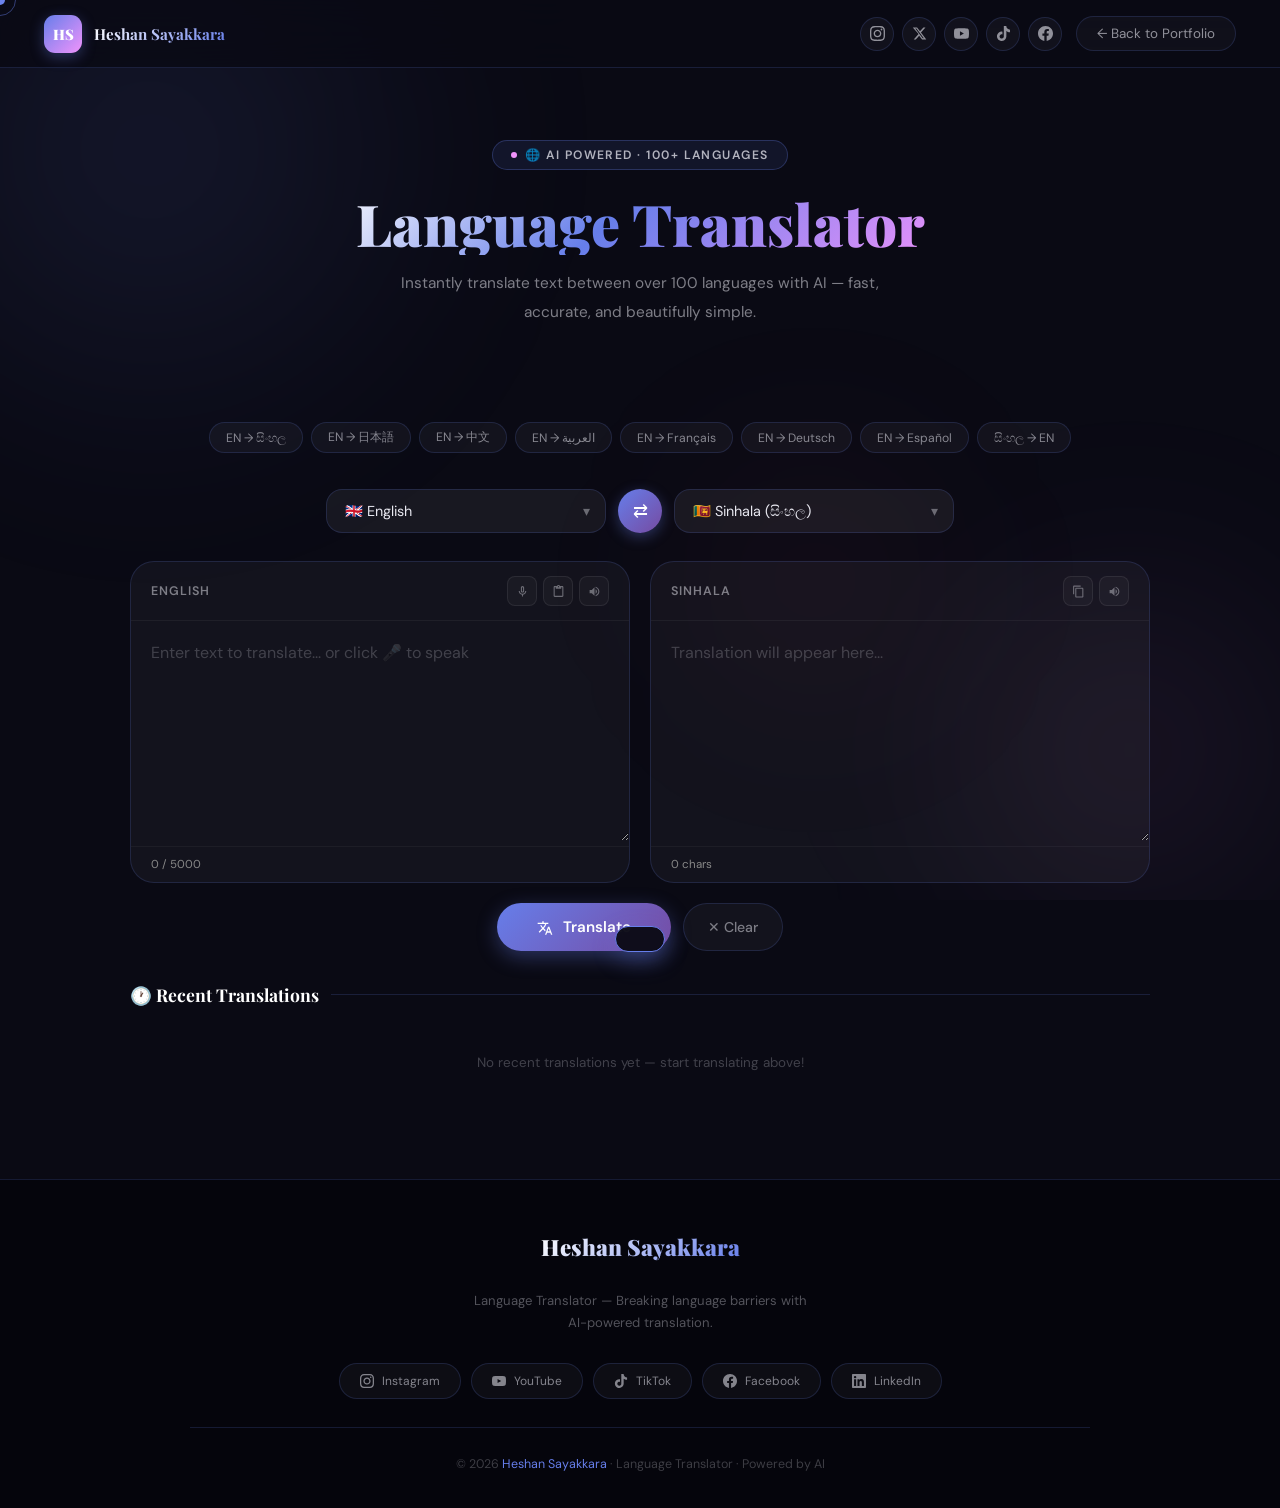
<file: tansletar/index.html>
<!DOCTYPE html>
<html lang="en">
<head>
  <meta charset="UTF-8">
  <meta name="viewport" content="width=device-width, initial-scale=1.0">
  <title>Language Translator | Heshan Sayakkara</title>
  <link href="https://fonts.googleapis.com/css2?family=Playfair+Display:wght@400;700;900&family=DM+Sans:wght@300;400;500;600&display=swap" rel="stylesheet">
  <style>
    :root{--primary:#667eea;--secondary:#764ba2;--accent:#f093fb;--pink:#f5576c;--gold:#ffd700;--dark:#0a0a14;--card:rgba(255,255,255,0.04);--glass:rgba(255,255,255,0.06);--text:#e8e8f0;--muted:#888;--border:rgba(102,126,234,0.18)}
    *,*::before,*::after{box-sizing:border-box;margin:0;padding:0}
    html{scroll-behavior:smooth}
    body{background:var(--dark);color:var(--text);font-family:'DM Sans',sans-serif;overflow-x:hidden;cursor:none;min-height:100vh}
    .cursor{position:fixed;width:10px;height:10px;background:var(--primary);border-radius:50%;pointer-events:none;z-index:99999;transform:translate(-50%,-50%);transition:width .3s,height .3s;mix-blend-mode:screen}
    .cursor-ring{position:fixed;width:32px;height:32px;border:1.5px solid rgba(102,126,234,.45);border-radius:50%;pointer-events:none;z-index:99998;transform:translate(-50%,-50%);transition:width .3s,height .3s}
    .bg-wrap{position:fixed;inset:0;z-index:0;pointer-events:none;overflow:hidden}
    .blob{position:absolute;border-radius:50%;filter:blur(90px);animation:bf 24s ease-in-out infinite}
    .b1{width:700px;height:700px;background:radial-gradient(circle,rgba(102,126,234,.13),transparent 70%);top:-200px;left:-200px;animation-delay:0s}
    .b2{width:500px;height:500px;background:radial-gradient(circle,rgba(240,147,251,.09),transparent 70%);bottom:-100px;right:-100px;animation-delay:-8s}
    .b3{width:350px;height:350px;background:radial-gradient(circle,rgba(245,87,108,.07),transparent 70%);top:45%;left:50%;animation-delay:-16s}
    @keyframes bf{0%,100%{transform:translate(0,0) scale(1)}33%{transform:translate(50px,60px) scale(1.05)}66%{transform:translate(-40px,30px) scale(.97)}}
    .sakura{position:fixed;inset:0;z-index:1;pointer-events:none;overflow:hidden}
    .petal{position:absolute;top:-20px;width:10px;height:10px;background:linear-gradient(135deg,#ffb7d5,#ff85b3);border-radius:0 50% 0 50%;opacity:.6;animation:pf linear infinite}
    .petal:nth-child(1){left:6%;animation-duration:9s;animation-delay:0s}
    .petal:nth-child(2){left:18%;animation-duration:12s;animation-delay:1.8s}
    .petal:nth-child(3){left:33%;animation-duration:8s;animation-delay:3.2s}
    .petal:nth-child(4){left:50%;animation-duration:11s;animation-delay:.7s}
    .petal:nth-child(5){left:65%;animation-duration:9s;animation-delay:2.5s}
    .petal:nth-child(6){left:79%;animation-duration:10s;animation-delay:4.1s}
    .petal:nth-child(7){left:90%;animation-duration:8s;animation-delay:1.4s}
    @keyframes pf{0%{transform:translateY(-20px) rotate(0deg) translateX(0);opacity:0}10%{opacity:.6}50%{transform:translateY(50vh) rotate(180deg) translateX(35px)}100%{transform:translateY(110vh) rotate(360deg) translateX(-20px);opacity:0}}

    /* NAV */
    nav{position:fixed;top:0;left:0;right:0;z-index:1000;height:68px;display:flex;align-items:center;justify-content:space-between;padding:0 44px;background:rgba(10,10,20,.78);backdrop-filter:blur(24px);border-bottom:1px solid var(--border);animation:navIn .8s ease both}
    @keyframes navIn{from{transform:translateY(-100%);opacity:0}to{transform:translateY(0);opacity:1}}
    .nav-brand{display:flex;align-items:center;gap:12px;text-decoration:none}
    .nav-logo{width:38px;height:38px;background:linear-gradient(135deg,var(--primary),var(--accent));border-radius:11px;display:flex;align-items:center;justify-content:center;font-family:'Playfair Display',serif;font-size:.9rem;font-weight:900;color:#fff;box-shadow:0 4px 14px rgba(102,126,234,.35)}
    .nav-name{font-family:'Playfair Display',serif;font-size:.95rem;font-weight:700;background:linear-gradient(135deg,#fff,var(--primary));-webkit-background-clip:text;-webkit-text-fill-color:transparent;background-clip:text}
    .nav-right{display:flex;align-items:center;gap:14px}
    .nav-socials{display:flex;align-items:center;gap:8px}
    .soc-btn{width:34px;height:34px;border-radius:50%;border:1px solid var(--border);background:rgba(255,255,255,.04);display:flex;align-items:center;justify-content:center;cursor:pointer;transition:all .3s ease;text-decoration:none;color:rgba(232,232,240,.6)}
    .soc-btn:hover{transform:translateY(-3px) scale(1.12);border-color:transparent}
    .soc-btn.ig:hover{background:linear-gradient(135deg,#f09433,#e6683c,#dc2743,#cc2366,#bc1888);color:#fff;box-shadow:0 6px 18px rgba(220,39,67,.4)}
    .soc-btn.tw:hover{background:#1da1f2;color:#fff;box-shadow:0 6px 18px rgba(29,161,242,.4)}
    .soc-btn.yt:hover{background:#ff0000;color:#fff;box-shadow:0 6px 18px rgba(255,0,0,.4)}
    .soc-btn.tk:hover{background:linear-gradient(135deg,#010101,#69c9d0);color:#fff;box-shadow:0 6px 18px rgba(105,201,208,.4)}
    .soc-btn.fb:hover{background:#1877f2;color:#fff;box-shadow:0 6px 18px rgba(24,119,242,.4)}
    .soc-btn.li:hover{background:#0a66c2;color:#fff;box-shadow:0 6px 18px rgba(10,102,194,.4)}
    .soc-btn svg{width:15px;height:15px;fill:currentColor}
    .nav-back{display:flex;align-items:center;gap:8px;color:rgba(232,232,240,.6);text-decoration:none;font-size:.84rem;padding:8px 20px;border:1px solid var(--border);border-radius:30px;background:rgba(255,255,255,.03);transition:all .3s ease}
    .nav-back:hover{color:#fff;border-color:var(--primary);background:rgba(102,126,234,.12)}

    /* HERO */
    .hero{position:relative;z-index:2;padding:140px 40px 56px;text-align:center;max-width:720px;margin:0 auto}
    .hero-pill{display:inline-flex;align-items:center;gap:8px;background:rgba(102,126,234,.1);border:1px solid rgba(102,126,234,.28);color:rgba(232,232,240,.75);font-size:.76rem;font-weight:600;letter-spacing:.12em;text-transform:uppercase;padding:6px 18px;border-radius:30px;margin-bottom:22px;animation:fu .8s ease .2s both}
    .pill-dot{width:6px;height:6px;background:var(--accent);border-radius:50%;animation:pd 1.6s ease-in-out infinite}
    @keyframes pd{0%,100%{opacity:.4;transform:scale(1)}50%{opacity:1;transform:scale(1.5)}}
    .hero h1{font-family:'Playfair Display',serif;font-size:clamp(2rem,5vw,3.6rem);font-weight:900;line-height:1.1;background:linear-gradient(135deg,#fff 0%,var(--primary) 45%,var(--accent) 100%);-webkit-background-clip:text;-webkit-text-fill-color:transparent;background-clip:text;margin-bottom:14px;animation:fu .8s ease .4s both}
    .hero p{font-size:.96rem;color:rgba(232,232,240,.52);line-height:1.85;max-width:480px;margin:0 auto 0;animation:fu .8s ease .6s both}
    @keyframes fu{from{transform:translateY(26px);opacity:0}to{transform:translateY(0);opacity:1}}

    /* TRANSLATOR MAIN */
    .translator-wrap{position:relative;z-index:2;max-width:1100px;margin:0 auto;padding:40px 40px 80px}

    /* Lang selector bar */
    .lang-bar{display:flex;align-items:center;justify-content:center;gap:12px;margin-bottom:28px;flex-wrap:wrap;animation:fu .8s ease .8s both}
    .lang-select-wrap{position:relative;flex:1;max-width:280px}
    .lang-select-wrap::after{content:'▾';position:absolute;right:16px;top:50%;transform:translateY(-50%);color:rgba(232,232,240,.4);pointer-events:none;font-size:.85rem}
    select{width:100%;padding:12px 42px 12px 18px;background:var(--glass);border:1px solid var(--border);border-radius:16px;color:var(--text);font-family:'DM Sans',sans-serif;font-size:.9rem;appearance:none;cursor:pointer;transition:all .3s;outline:none;backdrop-filter:blur(12px)}
    select:hover,select:focus{border-color:var(--primary);background:rgba(102,126,234,.08)}
    select option{background:#0f0f1e;color:var(--text)}

    .swap-btn{width:44px;height:44px;background:linear-gradient(135deg,var(--primary),var(--secondary));border:none;border-radius:50%;cursor:pointer;display:flex;align-items:center;justify-content:center;color:#fff;font-size:1.1rem;transition:all .35s cubic-bezier(.175,.885,.32,1.275);box-shadow:0 4px 14px rgba(102,126,234,.35);flex-shrink:0}
    .swap-btn:hover{transform:rotate(180deg) scale(1.12);box-shadow:0 8px 24px rgba(102,126,234,.5)}

    /* Text areas */
    .text-panels{display:grid;grid-template-columns:1fr 1fr;gap:20px;margin-bottom:20px;animation:fu .8s ease 1s both}
    .panel{background:var(--card);border:1px solid var(--border);border-radius:24px;overflow:hidden;transition:border-color .3s}
    .panel:focus-within{border-color:var(--primary);box-shadow:0 0 0 3px rgba(102,126,234,.12)}
    .panel-header{display:flex;align-items:center;justify-content:space-between;padding:14px 20px;border-bottom:1px solid rgba(255,255,255,.05)}
    .panel-lang-label{font-size:.78rem;font-weight:600;color:rgba(232,232,240,.5);letter-spacing:.08em;text-transform:uppercase}
    .panel-actions{display:flex;gap:6px}
    .pact-btn{width:30px;height:30px;border:1px solid rgba(255,255,255,.08);border-radius:8px;background:rgba(255,255,255,.03);cursor:pointer;display:flex;align-items:center;justify-content:center;color:rgba(232,232,240,.4);font-size:.85rem;transition:all .3s;position:relative}
    .pact-btn:hover{border-color:var(--primary);color:var(--primary);background:rgba(102,126,234,.1);transform:translateY(-2px)}
    .pact-btn svg{width:13px;height:13px;fill:currentColor}
    textarea{width:100%;min-height:220px;padding:18px 20px;background:transparent;border:none;color:var(--text);font-family:'DM Sans',sans-serif;font-size:1rem;line-height:1.7;resize:vertical;outline:none}
    textarea::placeholder{color:rgba(232,232,240,.22)}
    .panel-footer{display:flex;align-items:center;justify-content:space-between;padding:10px 20px;border-top:1px solid rgba(255,255,255,.04)}
    .char-count{font-size:.72rem;color:var(--muted)}
    .detect-badge{font-size:.7rem;padding:3px 10px;background:rgba(102,126,234,.12);border:1px solid rgba(102,126,234,.25);color:rgba(102,126,234,.8);border-radius:20px;display:none}
    .detect-badge.show{display:inline-block}

    /* Translate button */
    .translate-btn-wrap{display:flex;justify-content:center;gap:12px;margin-bottom:32px;animation:fu .8s ease 1.1s both}
    .translate-btn{display:inline-flex;align-items:center;gap:10px;padding:14px 40px;background:linear-gradient(135deg,var(--primary),var(--secondary));color:#fff;font-family:'DM Sans',sans-serif;font-size:.95rem;font-weight:600;border:none;border-radius:50px;cursor:pointer;transition:all .35s cubic-bezier(.175,.885,.32,1.275);box-shadow:0 6px 20px rgba(102,126,234,.35);position:relative;overflow:hidden}
    .translate-btn::before{content:'';position:absolute;top:0;left:-100%;width:100%;height:100%;background:linear-gradient(90deg,transparent,rgba(255,255,255,.18),transparent);transition:left .5s ease}
    .translate-btn:hover::before{left:100%}
    .translate-btn:hover{transform:translateY(-3px) scale(1.04);box-shadow:0 12px 32px rgba(102,126,234,.5)}
    .translate-btn:disabled{opacity:.6;cursor:not-allowed;transform:none}
    .translate-btn svg{width:16px;height:16px;fill:currentColor}
    .clear-btn{display:inline-flex;align-items:center;gap:8px;padding:14px 24px;background:rgba(255,255,255,.04);color:rgba(232,232,240,.5);font-family:'DM Sans',sans-serif;font-size:.88rem;font-weight:500;border:1px solid var(--border);border-radius:50px;cursor:pointer;transition:all .3s ease}
    .clear-btn:hover{border-color:var(--pink);color:var(--pink);background:rgba(245,87,108,.08)}

    /* Loading spinner */
    .spinner{width:18px;height:18px;border:2px solid rgba(255,255,255,.3);border-top-color:#fff;border-radius:50%;animation:spin .7s linear infinite;display:none}
    .translate-btn.loading .btn-text{display:none}
    .translate-btn.loading .spinner{display:block}
    @keyframes spin{to{transform:rotate(360deg)}}

    /* Quick languages */
    .quick-langs{display:flex;justify-content:center;gap:8px;flex-wrap:wrap;margin-bottom:36px;animation:fu .8s ease 1.2s both}
    .ql-btn{padding:6px 16px;border-radius:20px;background:rgba(255,255,255,.04);border:1px solid var(--border);color:rgba(232,232,240,.55);font-size:.76rem;cursor:pointer;transition:all .3s ease;font-family:'DM Sans',sans-serif}
    .ql-btn:hover{background:rgba(102,126,234,.15);border-color:var(--primary);color:#fff;transform:translateY(-2px)}

    /* History */
    .history-section{animation:fu .8s ease 1.3s both}
    .section-title{display:flex;align-items:center;gap:12px;margin-bottom:20px}
    .section-title h3{font-family:'Playfair Display',serif;font-size:1.1rem;font-weight:700;color:#fff}
    .section-title-line{flex:1;height:1px;background:var(--border)}
    .history-grid{display:flex;flex-direction:column;gap:10px}
    .hist-item{background:var(--card);border:1px solid var(--border);border-radius:16px;padding:16px 20px;display:flex;align-items:flex-start;gap:14px;cursor:pointer;transition:all .3s ease}
    .hist-item:hover{border-color:var(--primary);transform:translateX(4px);background:rgba(102,126,234,.06)}
    .hist-langs{display:flex;align-items:center;gap:6px;flex-shrink:0;min-width:110px}
    .hist-lang{font-size:.68rem;font-weight:600;padding:3px 9px;border-radius:12px;background:rgba(102,126,234,.12);border:1px solid rgba(102,126,234,.2);color:rgba(232,232,240,.6);white-space:nowrap}
    .hist-arrow{color:rgba(232,232,240,.25);font-size:.75rem}
    .hist-texts{flex:1;overflow:hidden}
    .hist-src{font-size:.82rem;color:rgba(232,232,240,.7);white-space:nowrap;overflow:hidden;text-overflow:ellipsis;margin-bottom:3px}
    .hist-tgt{font-size:.82rem;color:var(--primary);white-space:nowrap;overflow:hidden;text-overflow:ellipsis}
    .hist-del{background:none;border:none;color:rgba(232,232,240,.2);cursor:pointer;font-size:1rem;padding:2px 6px;border-radius:6px;transition:all .2s;flex-shrink:0}
    .hist-del:hover{color:var(--pink);background:rgba(245,87,108,.1)}
    .no-history{text-align:center;padding:28px;color:rgba(232,232,240,.25);font-size:.84rem}

    /* Auto-translate indicator */
    .auto-ind{font-size:.72rem;padding:3px 11px;border-radius:20px;transition:all .3s;display:inline-block;min-width:80px;text-align:center}
    .auto-ind.waiting{background:rgba(255,215,0,.1);border:1px solid rgba(255,215,0,.3);color:rgba(255,215,0,.8)}
    .auto-ind.translating{background:rgba(102,126,234,.12);border:1px solid rgba(102,126,234,.3);color:rgba(102,126,234,.9);animation:indPulse .7s ease-in-out infinite}
    .auto-ind.done{background:rgba(67,233,123,.1);border:1px solid rgba(67,233,123,.3);color:rgba(67,233,123,.9)}
    @keyframes indPulse{0%,100%{opacity:.7}50%{opacity:1}}

    /* Mic button */
    .mic-btn{width:30px;height:30px;border:1px solid rgba(255,255,255,.08);border-radius:8px;background:rgba(255,255,255,.03);cursor:pointer;display:flex;align-items:center;justify-content:center;color:rgba(232,232,240,.4);font-size:.85rem;transition:all .3s;position:relative}
    .mic-btn:hover{border-color:var(--pink);color:var(--pink);background:rgba(245,87,108,.1);transform:translateY(-2px)}
    .mic-btn.listening{border-color:var(--pink)!important;color:var(--pink)!important;background:rgba(245,87,108,.18)!important;animation:micPulse 1s ease-in-out infinite}
    @keyframes micPulse{0%,100%{box-shadow:0 0 0 0 rgba(245,87,108,.5)}50%{box-shadow:0 0 0 7px rgba(245,87,108,0)}}
    .mic-btn svg{width:13px;height:13px;fill:currentColor}

    /* Voice wave indicator */
    .voice-bar{display:none;align-items:center;gap:3px;padding:6px 14px;background:rgba(245,87,108,.08);border:1px solid rgba(245,87,108,.25);border-radius:20px;margin-top:8px}
    .voice-bar.show{display:flex}
    .voice-bar-dot{width:3px;border-radius:2px;background:var(--pink);animation:vbar .6s ease-in-out infinite}
    .voice-bar-dot:nth-child(1){height:8px;animation-delay:0s}
    .voice-bar-dot:nth-child(2){height:14px;animation-delay:.1s}
    .voice-bar-dot:nth-child(3){height:10px;animation-delay:.2s}
    .voice-bar-dot:nth-child(4){height:16px;animation-delay:.3s}
    .voice-bar-dot:nth-child(5){height:8px;animation-delay:.4s}
    .voice-bar-dot:nth-child(6){height:12px;animation-delay:.15s}
    .voice-bar-dot:nth-child(7){height:6px;animation-delay:.25s}
    @keyframes vbar{0%,100%{transform:scaleY(1);opacity:.6}50%{transform:scaleY(1.6);opacity:1}}
    .voice-bar-txt{font-size:.72rem;color:var(--pink);margin-left:6px;font-weight:500}

    /* Toast */
    .toast{position:fixed;bottom:28px;left:50%;transform:translateX(-50%) translateY(80px);background:rgba(10,10,20,.95);border:1px solid var(--primary);color:#fff;padding:12px 24px;border-radius:30px;font-size:.84rem;z-index:9999;transition:transform .4s cubic-bezier(.175,.885,.32,1.275);backdrop-filter:blur(20px);box-shadow:0 8px 24px rgba(102,126,234,.3)}
    .toast.show{transform:translateX(-50%) translateY(0)}

    /* FOOTER */
    .site-footer{position:relative;z-index:2;background:rgba(5,5,12,.9);border-top:1px solid var(--border);padding:52px 40px 36px}
    .footer-inner{max-width:900px;margin:0 auto;display:flex;flex-direction:column;align-items:center;gap:28px;text-align:center}
    .footer-brand{font-family:'Playfair Display',serif;font-size:1.4rem;font-weight:900;background:linear-gradient(135deg,#fff,var(--primary));-webkit-background-clip:text;-webkit-text-fill-color:transparent;background-clip:text}
    .footer-tagline{font-size:.82rem;color:rgba(232,232,240,.35);max-width:340px;line-height:1.7}
    .footer-socials{display:flex;align-items:center;gap:10px;flex-wrap:wrap;justify-content:center}
    .fsoc{display:flex;align-items:center;gap:8px;padding:9px 20px;background:rgba(255,255,255,.04);border:1px solid var(--border);border-radius:30px;font-size:.75rem;color:rgba(232,232,240,.55);text-decoration:none;transition:all .3s ease;cursor:pointer}
    .fsoc svg{width:14px;height:14px;fill:currentColor;flex-shrink:0}
    .fsoc:hover{transform:translateY(-3px)}
    .fsoc.ig:hover{border-color:#e6683c;color:#e6683c;background:rgba(220,39,67,.1);box-shadow:0 8px 20px rgba(220,39,67,.15)}
    .fsoc.tw:hover{border-color:#1da1f2;color:#1da1f2;background:rgba(29,161,242,.1);box-shadow:0 8px 20px rgba(29,161,242,.15)}
    .fsoc.yt:hover{border-color:#ff0000;color:#ff0000;background:rgba(255,0,0,.1);box-shadow:0 8px 20px rgba(255,0,0,.15)}
    .fsoc.tk:hover{border-color:#69c9d0;color:#69c9d0;background:rgba(105,201,208,.1);box-shadow:0 8px 20px rgba(105,201,208,.15)}
    .fsoc.fb:hover{border-color:#1877f2;color:#1877f2;background:rgba(24,119,242,.1);box-shadow:0 8px 20px rgba(24,119,242,.15)}
    .fsoc.li:hover{border-color:#0a66c2;color:#0a66c2;background:rgba(10,102,194,.1);box-shadow:0 8px 20px rgba(10,102,194,.15)}
    .footer-divider{width:100%;height:1px;background:var(--border)}
    .footer-copy{color:rgba(232,232,240,.25);font-size:.78rem}
    .footer-copy a{color:var(--primary);text-decoration:none}

    .go-top{position:fixed;bottom:28px;right:28px;z-index:100;width:44px;height:44px;background:linear-gradient(135deg,var(--primary),var(--secondary));border-radius:50%;border:none;cursor:pointer;display:flex;align-items:center;justify-content:center;color:#fff;font-size:1.1rem;box-shadow:0 8px 20px rgba(102,126,234,.4);transition:all .3s ease;opacity:0;transform:translateY(16px);pointer-events:none}
    .go-top.vis{opacity:1;transform:translateY(0);pointer-events:all}
    .go-top:hover{transform:translateY(-4px);box-shadow:0 12px 28px rgba(102,126,234,.6)}

    @media(max-width:768px){
      nav{padding:0 16px}.nav-socials{display:none}
      .translator-wrap{padding:24px 16px 60px}
      .text-panels{grid-template-columns:1fr}
      .hero{padding:110px 20px 40px}
      .quick-langs{gap:6px}
    }
  </style>
</head>
<body>

<div class="cursor" id="cur"></div>
<div class="cursor-ring" id="curRing"></div>
<div class="bg-wrap">
  <div class="blob b1"></div><div class="blob b2"></div><div class="blob b3"></div>
</div>
<div class="sakura">
  <div class="petal"></div><div class="petal"></div><div class="petal"></div>
  <div class="petal"></div><div class="petal"></div><div class="petal"></div><div class="petal"></div>
</div>

<!-- NAV -->
<nav>
  <a href="../index.html" class="nav-brand">
    <div class="nav-logo">HS</div>
    <span class="nav-name">Heshan Sayakkara</span>
  </a>
  <div class="nav-right">
    <div class="nav-socials">
      <a href="#" class="soc-btn ig" title="Instagram">
        <svg viewBox="0 0 24 24"><path d="M12 2.163c3.204 0 3.584.012 4.85.07 3.252.148 4.771 1.691 4.919 4.919.058 1.265.069 1.645.069 4.849 0 3.205-.012 3.584-.069 4.849-.149 3.225-1.664 4.771-4.919 4.919-1.266.058-1.644.07-4.85.07-3.204 0-3.584-.012-4.849-.07-3.26-.149-4.771-1.699-4.919-4.92-.058-1.265-.07-1.644-.07-4.849 0-3.204.013-3.583.07-4.849.149-3.227 1.664-4.771 4.919-4.919 1.266-.057 1.645-.069 4.849-.069zm0-2.163c-3.259 0-3.667.014-4.947.072-4.358.2-6.78 2.618-6.98 6.98-.059 1.281-.073 1.689-.073 4.948 0 3.259.014 3.668.072 4.948.2 4.358 2.618 6.78 6.98 6.98 1.281.058 1.689.072 4.948.072 3.259 0 3.668-.014 4.948-.072 4.354-.2 6.782-2.618 6.979-6.98.059-1.28.073-1.689.073-4.948 0-3.259-.014-3.667-.072-4.947-.196-4.354-2.617-6.78-6.979-6.98-1.281-.059-1.69-.073-4.949-.073zm0 5.838c-3.403 0-6.162 2.759-6.162 6.162s2.759 6.163 6.162 6.163 6.162-2.759 6.162-6.163c0-3.403-2.759-6.162-6.162-6.162zm0 10.162c-2.209 0-4-1.79-4-4 0-2.209 1.791-4 4-4s4 1.791 4 4c0 2.21-1.791 4-4 4zm6.406-11.845c-.796 0-1.441.645-1.441 1.44s.645 1.44 1.441 1.44c.795 0 1.439-.645 1.439-1.44s-.644-1.44-1.439-1.44z"/></svg>
      </a>
      <a href="#" class="soc-btn tw" title="Twitter / X">
        <svg viewBox="0 0 24 24"><path d="M18.244 2.25h3.308l-7.227 8.26 8.502 11.24H16.17l-4.714-6.231-5.401 6.231H2.744l7.73-8.835L1.254 2.25H8.08l4.713 6.231zm-1.161 17.52h1.833L7.084 4.126H5.117z"/></svg>
      </a>
      <a href="#" class="soc-btn yt" title="YouTube">
        <svg viewBox="0 0 24 24"><path d="M23.498 6.186a3.016 3.016 0 0 0-2.122-2.136C19.505 3.545 12 3.545 12 3.545s-7.505 0-9.377.505A3.017 3.017 0 0 0 .502 6.186C0 8.07 0 12 0 12s0 3.93.502 5.814a3.016 3.016 0 0 0 2.122 2.136c1.871.505 9.376.505 9.376.505s7.505 0 9.377-.505a3.015 3.015 0 0 0 2.122-2.136C24 15.93 24 12 24 12s0-3.93-.502-5.814zM9.545 15.568V8.432L15.818 12l-6.273 3.568z"/></svg>
      </a>
      <a href="#" class="soc-btn tk" title="TikTok">
        <svg viewBox="0 0 24 24"><path d="M12.525.02c1.31-.02 2.61-.01 3.91-.02.08 1.53.63 3.09 1.75 4.17 1.12 1.11 2.7 1.62 4.24 1.79v4.03c-1.44-.05-2.89-.35-4.2-.97-.57-.26-1.1-.59-1.62-.93-.01 2.92.01 5.84-.02 8.75-.08 1.4-.54 2.79-1.35 3.94-1.31 1.92-3.58 3.17-5.91 3.21-1.43.08-2.86-.31-4.08-1.03-2.02-1.19-3.44-3.37-3.65-5.71-.02-.5-.03-1-.01-1.49.18-1.9 1.12-3.72 2.58-4.96 1.66-1.44 3.98-2.13 6.15-1.72.02 1.48-.04 2.96-.04 4.44-.99-.32-2.15-.23-3.02.37-.63.41-1.11 1.04-1.36 1.75-.21.51-.15 1.07-.14 1.61.24 1.64 1.82 3.02 3.5 2.87 1.12-.01 2.19-.66 2.77-1.61.19-.33.4-.67.41-1.06.1-1.79.06-3.57.07-5.36.01-4.03-.01-8.05.02-12.07z"/></svg>
      </a>
      <a href="#" class="soc-btn fb" title="Facebook">
        <svg viewBox="0 0 24 24"><path d="M24 12.073c0-6.627-5.373-12-12-12s-12 5.373-12 12c0 5.99 4.388 10.954 10.125 11.854v-8.385H7.078v-3.47h3.047V9.43c0-3.007 1.792-4.669 4.533-4.669 1.312 0 2.686.235 2.686.235v2.953H15.83c-1.491 0-1.956.925-1.956 1.874v2.25h3.328l-.532 3.47h-2.796v8.385C19.612 23.027 24 18.062 24 12.073z"/></svg>
      </a>
    </div>
    <a href="../index.html" class="nav-back">← Back to Portfolio</a>
  </div>
</nav>

<!-- HERO -->
<div class="hero">
  <div class="hero-pill"><div class="pill-dot"></div>🌐 AI Powered · 100+ Languages</div>
  <h1>Language Translator</h1>
  <p>Instantly translate text between over 100 languages with AI — fast, accurate, and beautifully simple.</p>
</div>

<!-- TRANSLATOR -->
<div class="translator-wrap">

  <!-- Quick languages -->
  <div class="quick-langs" id="quickLangs">
    <button class="ql-btn" onclick="quickSet('en','si')">EN → සිංහල</button>
    <button class="ql-btn" onclick="quickSet('en','ja')">EN → 日本語</button>
    <button class="ql-btn" onclick="quickSet('en','zh')">EN → 中文</button>
    <button class="ql-btn" onclick="quickSet('en','ar')">EN → العربية</button>
    <button class="ql-btn" onclick="quickSet('en','fr')">EN → Français</button>
    <button class="ql-btn" onclick="quickSet('en','de')">EN → Deutsch</button>
    <button class="ql-btn" onclick="quickSet('en','es')">EN → Español</button>
    <button class="ql-btn" onclick="quickSet('si','en')">සිංහල → EN</button>
  </div>

  <!-- Lang bar -->
  <div class="lang-bar">
    <div class="lang-select-wrap">
      <select id="srcLang">
        <option value="auto">🔍 Auto Detect</option>
        <option value="en" selected>🇬🇧 English</option>
        <option value="si">🇱🇰 Sinhala (සිංහල)</option>
        <option value="ta">🇱🇰 Tamil (தமிழ்)</option>
        <option value="ja">🇯🇵 Japanese</option>
        <option value="zh">🇨🇳 Chinese (Simplified)</option>
        <option value="zh-tw">🇹🇼 Chinese (Traditional)</option>
        <option value="ko">🇰🇷 Korean</option>
        <option value="ar">🇸🇦 Arabic</option>
        <option value="fr">🇫🇷 French</option>
        <option value="de">🇩🇪 German</option>
        <option value="es">🇪🇸 Spanish</option>
        <option value="pt">🇵🇹 Portuguese</option>
        <option value="it">🇮🇹 Italian</option>
        <option value="ru">🇷🇺 Russian</option>
        <option value="hi">🇮🇳 Hindi</option>
        <option value="bn">🇧🇩 Bengali</option>
        <option value="id">🇮🇩 Indonesian</option>
        <option value="ms">🇲🇾 Malay</option>
        <option value="tr">🇹🇷 Turkish</option>
        <option value="nl">🇳🇱 Dutch</option>
        <option value="pl">🇵🇱 Polish</option>
        <option value="sv">🇸🇪 Swedish</option>
        <option value="th">🇹🇭 Thai</option>
        <option value="vi">🇻🇳 Vietnamese</option>
        <option value="uk">🇺🇦 Ukrainian</option>
        <option value="el">🇬🇷 Greek</option>
        <option value="he">🇮🇱 Hebrew</option>
        <option value="fa">🇮🇷 Persian</option>
        <option value="sw">🇰🇪 Swahili</option>
        <option value="fi">🇫🇮 Finnish</option>
        <option value="no">🇳🇴 Norwegian</option>
        <option value="da">🇩🇰 Danish</option>
        <option value="cs">🇨🇿 Czech</option>
        <option value="hu">🇭🇺 Hungarian</option>
        <option value="ro">🇷🇴 Romanian</option>
      </select>
    </div>
    <button class="swap-btn" onclick="swapLangs()" title="Swap languages">⇄</button>
    <div class="lang-select-wrap">
      <select id="tgtLang">
        <option value="en">🇬🇧 English</option>
        <option value="si" selected>🇱🇰 Sinhala (සිංහල)</option>
        <option value="ta">🇱🇰 Tamil (தமிழ்)</option>
        <option value="ja">🇯🇵 Japanese</option>
        <option value="zh">🇨🇳 Chinese (Simplified)</option>
        <option value="zh-tw">🇹🇼 Chinese (Traditional)</option>
        <option value="ko">🇰🇷 Korean</option>
        <option value="ar">🇸🇦 Arabic</option>
        <option value="fr">🇫🇷 French</option>
        <option value="de">🇩🇪 German</option>
        <option value="es">🇪🇸 Spanish</option>
        <option value="pt">🇵🇹 Portuguese</option>
        <option value="it">🇮🇹 Italian</option>
        <option value="ru">🇷🇺 Russian</option>
        <option value="hi">🇮🇳 Hindi</option>
        <option value="bn">🇧🇩 Bengali</option>
        <option value="id">🇮🇩 Indonesian</option>
        <option value="ms">🇲🇾 Malay</option>
        <option value="tr">🇹🇷 Turkish</option>
        <option value="nl">🇳🇱 Dutch</option>
        <option value="pl">🇵🇱 Polish</option>
        <option value="sv">🇸🇪 Swedish</option>
        <option value="th">🇹🇭 Thai</option>
        <option value="vi">🇻🇳 Vietnamese</option>
        <option value="uk">🇺🇦 Ukrainian</option>
        <option value="el">🇬🇷 Greek</option>
        <option value="he">🇮🇱 Hebrew</option>
        <option value="fa">🇮🇷 Persian</option>
        <option value="sw">🇰🇪 Swahili</option>
        <option value="fi">🇫🇮 Finnish</option>
        <option value="no">🇳🇴 Norwegian</option>
        <option value="da">🇩🇰 Danish</option>
        <option value="cs">🇨🇿 Czech</option>
        <option value="hu">🇭🇺 Hungarian</option>
        <option value="ro">🇷🇴 Romanian</option>
      </select>
    </div>
  </div>

  <!-- Text panels -->
  <div class="text-panels">
    <div class="panel">
      <div class="panel-header">
        <span class="panel-lang-label" id="srcLabel">Source Text</span>
        <div class="panel-actions">
          <button class="mic-btn" id="micBtn" onclick="toggleVoice()" title="Voice Typing — Click to speak">
            <svg viewBox="0 0 24 24"><path d="M12 14c1.66 0 3-1.34 3-3V5c0-1.66-1.34-3-3-3S9 3.34 9 5v6c0 1.66 1.34 3 3 3zm-1-9c0-.55.45-1 1-1s1 .45 1 1v6c0 .55-.45 1-1 1s-1-.45-1-1V5zm6 6c0 2.76-2.24 5-5 5s-5-2.24-5-5H5c0 3.53 2.61 6.43 6 6.92V21h2v-3.08c3.39-.49 6-3.39 6-6.92h-2z"/></svg>
          </button>
          <button class="pact-btn" onclick="pasteText()" title="Paste">
            <svg viewBox="0 0 24 24"><path d="M19 2h-4.18C14.4.84 13.3 0 12 0c-1.3 0-2.4.84-2.82 2H5c-1.1 0-2 .9-2 2v16c0 1.1.9 2 2 2h14c1.1 0 2-.9 2-2V4c0-1.1-.9-2-2-2zm-7 0c.55 0 1 .45 1 1s-.45 1-1 1-1-.45-1-1 .45-1 1-1zm7 18H5V4h2v3h10V4h2v16z"/></svg>
          </button>
          <button class="pact-btn" onclick="speakText('src')" title="Listen">
            <svg viewBox="0 0 24 24"><path d="M3 9v6h4l5 5V4L7 9H3zm13.5 3c0-1.77-1.02-3.29-2.5-4.03v8.05c1.48-.73 2.5-2.25 2.5-4.02zM14 3.23v2.06c2.89.86 5 3.54 5 6.71s-2.11 5.85-5 6.71v2.06c4.01-.91 7-4.49 7-8.77s-2.99-7.86-7-8.77z"/></svg>
          </button>
        </div>
      </div>
      <textarea id="srcText" placeholder="Enter text to translate... or click 🎤 to speak" maxlength="5000" oninput="updateChar()"></textarea>
      <div class="voice-bar" id="voiceBar">
        <div class="voice-bar-dot"></div><div class="voice-bar-dot"></div><div class="voice-bar-dot"></div>
        <div class="voice-bar-dot"></div><div class="voice-bar-dot"></div><div class="voice-bar-dot"></div>
        <div class="voice-bar-dot"></div>
        <span class="voice-bar-txt">🎤 Listening... speak now</span>
      </div>
      <div class="panel-footer">
        <span class="char-count" id="charCount">0 / 5000</span>
        <div style="display:flex;align-items:center;gap:8px;">
          <span class="auto-ind" id="autoInd"></span>
          <span class="detect-badge" id="detectBadge">Detected: English</span>
        </div>
      </div>
    </div>

    <div class="panel">
      <div class="panel-header">
        <span class="panel-lang-label" id="tgtLabel">Translation</span>
        <div class="panel-actions">
          <button class="pact-btn" onclick="copyTranslation()" title="Copy">
            <svg viewBox="0 0 24 24"><path d="M16 1H4c-1.1 0-2 .9-2 2v14h2V3h12V1zm3 4H8c-1.1 0-2 .9-2 2v14c0 1.1.9 2 2 2h11c1.1 0 2-.9 2-2V7c0-1.1-.9-2-2-2zm0 16H8V7h11v14z"/></svg>
          </button>
          <button class="pact-btn" onclick="speakText('tgt')" title="Listen">
            <svg viewBox="0 0 24 24"><path d="M3 9v6h4l5 5V4L7 9H3zm13.5 3c0-1.77-1.02-3.29-2.5-4.03v8.05c1.48-.73 2.5-2.25 2.5-4.02zM14 3.23v2.06c2.89.86 5 3.54 5 6.71s-2.11 5.85-5 6.71v2.06c4.01-.91 7-4.49 7-8.77s-2.99-7.86-7-8.77z"/></svg>
          </button>
        </div>
      </div>
      <textarea id="tgtText" placeholder="Translation will appear here..." readonly></textarea>
      <div class="panel-footer">
        <span class="char-count" id="tgtCharCount">0 chars</span>
      </div>
    </div>
  </div>

  <!-- Buttons -->
  <div class="translate-btn-wrap">
    <button class="translate-btn" id="translateBtn" onclick="doTranslate()">
      <span class="btn-text">
        <svg viewBox="0 0 24 24" style="width:16px;height:16px;fill:currentColor;display:inline-block;vertical-align:middle;margin-right:6px"><path d="M12.87 15.07l-2.54-2.51.03-.03c1.74-1.94 2.98-4.17 3.71-6.53H17V4h-7V2H8v2H1v1.99h11.17C11.5 7.92 10.44 9.75 9 11.35 8.07 10.32 7.3 9.19 6.69 8h-2c.73 1.63 1.73 3.17 2.98 4.56l-5.09 5.02L4 19l5-5 3.11 3.11.76-2.04zM18.5 10h-2L12 22h2l1.12-3h4.75L21 22h2l-4.5-12zm-2.62 7l1.62-4.33L19.12 17h-3.24z"/></svg>
        Translate
      </span>
      <div class="spinner"></div>
    </button>
    <button class="clear-btn" onclick="clearAll()">✕ Clear</button>
  </div>

  <!-- History -->
  <div class="history-section" id="historySection">
    <div class="section-title">
      <h3>🕐 Recent Translations</h3>
      <div class="section-title-line"></div>
    </div>
    <div class="history-grid" id="historyGrid">
      <div class="no-history">No recent translations yet — start translating above!</div>
    </div>
  </div>

</div>

<!-- FOOTER -->
<footer class="site-footer">
  <div class="footer-inner">
    <div class="footer-brand">Heshan Sayakkara</div>
    <p class="footer-tagline">Language Translator — Breaking language barriers with AI-powered translation.</p>
    <div class="footer-socials">
      <a href="https://www.instagram.com/heshansayakkara?igsh=MWRuNWh6cXptZHQ5bQ==" class="fsoc ig">
        <svg viewBox="0 0 24 24"><path d="M12 2.163c3.204 0 3.584.012 4.85.07 3.252.148 4.771 1.691 4.919 4.919.058 1.265.069 1.645.069 4.849 0 3.205-.012 3.584-.069 4.849-.149 3.225-1.664 4.771-4.919 4.919-1.266.058-1.644.07-4.85.07-3.204 0-3.584-.012-4.849-.07-3.26-.149-4.771-1.699-4.919-4.92-.058-1.265-.07-1.644-.07-4.849 0-3.204.013-3.583.07-4.849.149-3.227 1.664-4.771 4.919-4.919 1.266-.057 1.645-.069 4.849-.069zm0-2.163c-3.259 0-3.667.014-4.947.072-4.358.2-6.78 2.618-6.98 6.98-.059 1.281-.073 1.689-.073 4.948 0 3.259.014 3.668.072 4.948.2 4.358 2.618 6.78 6.98 6.98 1.281.058 1.689.072 4.948.072 3.259 0 3.668-.014 4.948-.072 4.354-.2 6.782-2.618 6.979-6.98.059-1.28.073-1.689.073-4.948 0-3.259-.014-3.667-.072-4.947-.196-4.354-2.617-6.78-6.979-6.98-1.281-.059-1.69-.073-4.949-.073zm0 5.838c-3.403 0-6.162 2.759-6.162 6.162s2.759 6.163 6.162 6.163 6.162-2.759 6.162-6.163c0-3.403-2.759-6.162-6.162-6.162zm0 10.162c-2.209 0-4-1.79-4-4 0-2.209 1.791-4 4-4s4 1.791 4 4c0 2.21-1.791 4-4 4zm6.406-11.845c-.796 0-1.441.645-1.441 1.44s.645 1.44 1.441 1.44c.795 0 1.439-.645 1.439-1.44s-.644-1.44-1.439-1.44z"/></svg>
        Instagram
      </a>
      
      <a href="https://youtube.com/@heshansayakkara62?si=HdSUJGPfMwafB_xs" class="fsoc yt">
        <svg viewBox="0 0 24 24"><path d="M23.498 6.186a3.016 3.016 0 0 0-2.122-2.136C19.505 3.545 12 3.545 12 3.545s-7.505 0-9.377.505A3.017 3.017 0 0 0 .502 6.186C0 8.07 0 12 0 12s0 3.93.502 5.814a3.016 3.016 0 0 0 2.122 2.136c1.871.505 9.376.505 9.376.505s7.505 0 9.377-.505a3.015 3.015 0 0 0 2.122-2.136C24 15.93 24 12 24 12s0-3.93-.502-5.814zM9.545 15.568V8.432L15.818 12l-6.273 3.568z"/></svg>
        YouTube
      </a>
      <a href="https://www.tiktok.com/@heshansayakkara623?_r=1&_t=ZS-94ZJUmVS3zp" class="fsoc tk">
        <svg viewBox="0 0 24 24"><path d="M12.525.02c1.31-.02 2.61-.01 3.91-.02.08 1.53.63 3.09 1.75 4.17 1.12 1.11 2.7 1.62 4.24 1.79v4.03c-1.44-.05-2.89-.35-4.2-.97-.57-.26-1.1-.59-1.62-.93-.01 2.92.01 5.84-.02 8.75-.08 1.4-.54 2.79-1.35 3.94-1.31 1.92-3.58 3.17-5.91 3.21-1.43.08-2.86-.31-4.08-1.03-2.02-1.19-3.44-3.37-3.65-5.71-.02-.5-.03-1-.01-1.49.18-1.9 1.12-3.72 2.58-4.96 1.66-1.44 3.98-2.13 6.15-1.72.02 1.48-.04 2.96-.04 4.44-.99-.32-2.15-.23-3.02.37-.63.41-1.11 1.04-1.36 1.75-.21.51-.15 1.07-.14 1.61.24 1.64 1.82 3.02 3.5 2.87 1.12-.01 2.19-.66 2.77-1.61.19-.33.4-.67.41-1.06.1-1.79.06-3.57.07-5.36.01-4.03-.01-8.05.02-12.07z"/></svg>
        TikTok
      </a>
      <a href="#" class="fsoc fb">
        <svg viewBox="0 0 24 24"><path d="M24 12.073c0-6.627-5.373-12-12-12s-12 5.373-12 12c0 5.99 4.388 10.954 10.125 11.854v-8.385H7.078v-3.47h3.047V9.43c0-3.007 1.792-4.669 4.533-4.669 1.312 0 2.686.235 2.686.235v2.953H15.83c-1.491 0-1.956.925-1.956 1.874v2.25h3.328l-.532 3.47h-2.796v8.385C19.612 23.027 24 18.062 24 12.073z"/></svg>
        Facebook
      </a>
      <a href="https://www.linkedin.com/in/heshan-sayakkara-90b4313a3?utm_source=share&utm_campaign=share_via&utm_content=profile&utm_medium=android_app" class="fsoc li">
        <svg viewBox="0 0 24 24"><path d="M20.447 20.452h-3.554v-5.569c0-1.328-.027-3.037-1.852-3.037-1.853 0-2.136 1.445-2.136 2.939v5.667H9.351V9h3.414v1.561h.046c.477-.9 1.637-1.85 3.37-1.85 3.601 0 4.267 2.37 4.267 5.455v6.286zM5.337 7.433c-1.144 0-2.063-.926-2.063-2.065 0-1.138.92-2.063 2.063-2.063 1.14 0 2.064.925 2.064 2.063 0 1.139-.925 2.065-2.064 2.065zm1.782 13.019H3.555V9h3.564v11.452zM22.225 0H1.771C.792 0 0 .774 0 1.729v20.542C0 23.227.792 24 1.771 24h20.451C23.2 24 24 23.227 24 22.271V1.729C24 .774 23.2 0 22.222 0h.003z"/></svg>
        LinkedIn
      </a>
    </div>
    <div class="footer-divider"></div>
    <p class="footer-copy">© 2026 <a href="../index.html">Heshan Sayakkara</a> · Language Translator · Powered by AI</p>
  </div>
</footer>

<button class="go-top" id="goTop" onclick="window.scrollTo({top:0,behavior:'smooth'})">↑</button>
<div class="toast" id="toast"></div>

<script>
// Cursor
const cur=document.getElementById('cur'),ring=document.getElementById('curRing');
let mx=0,my=0,rx=0,ry=0;
document.addEventListener('mousemove',e=>{mx=e.clientX;my=e.clientY;});
(function loop(){cur.style.left=mx+'px';cur.style.top=my+'px';rx+=(mx-rx)*.12;ry+=(my-ry)*.12;ring.style.left=rx+'px';ring.style.top=ry+'px';requestAnimationFrame(loop);})();
document.querySelectorAll('a,button,select,textarea').forEach(el=>{
  el.addEventListener('mouseenter',()=>{cur.style.width='18px';cur.style.height='18px';ring.style.width='52px';ring.style.height='52px';});
  el.addEventListener('mouseleave',()=>{cur.style.width='10px';cur.style.height='10px';ring.style.width='32px';ring.style.height='32px';});
});

// Scroll top
const gt=document.getElementById('goTop');
window.addEventListener('scroll',()=>gt.classList.toggle('vis',window.scrollY>360));

// Language names map
const langNames={
  'auto':'Auto Detect','en':'English','si':'Sinhala','ta':'Tamil','ja':'Japanese',
  'zh':'Chinese (Simplified)','zh-tw':'Chinese (Traditional)','ko':'Korean','ar':'Arabic',
  'fr':'French','de':'German','es':'Spanish','pt':'Portuguese','it':'Italian',
  'ru':'Russian','hi':'Hindi','bn':'Bengali','id':'Indonesian','ms':'Malay',
  'tr':'Turkish','nl':'Dutch','pl':'Polish','sv':'Swedish','th':'Thai',
  'vi':'Vietnamese','uk':'Ukrainian','el':'Greek','he':'Hebrew','fa':'Persian',
  'sw':'Swahili','fi':'Finnish','no':'Norwegian','da':'Danish','cs':'Czech',
  'hu':'Hungarian','ro':'Romanian'
};

// Update labels
function updateLabels(){
  const sl=document.getElementById('srcLang').value;
  const tl=document.getElementById('tgtLang').value;
  document.getElementById('srcLabel').textContent=sl==='auto'?'Source (Auto)':langNames[sl]||'Source';
  document.getElementById('tgtLabel').textContent=langNames[tl]||'Translation';
}
document.getElementById('srcLang').addEventListener('change',()=>{updateLabels();if(document.getElementById('srcText').value.trim())scheduleAutoTranslate();});
document.getElementById('tgtLang').addEventListener('change',()=>{updateLabels();if(document.getElementById('srcText').value.trim())scheduleAutoTranslate();});
updateLabels();

// Auto-translate debounce
let autoTimer=null;
function scheduleAutoTranslate(){
  clearTimeout(autoTimer);
  const v=document.getElementById('srcText').value.trim();
  if(!v){
    document.getElementById('tgtText').value='';
    document.getElementById('tgtCharCount').textContent='0 chars';
    setAutoIndicator('idle');
    return;
  }
  setAutoIndicator('waiting');
  autoTimer=setTimeout(()=>{
    setAutoIndicator('translating');
    doTranslate(true);
  },800);
}
function setAutoIndicator(state){
  const ind=document.getElementById('autoInd');
  if(!ind)return;
  if(state==='idle'){ind.textContent='';ind.className='auto-ind';}
  else if(state==='waiting'){ind.textContent='⏳ Waiting...';ind.className='auto-ind waiting';}
  else if(state==='translating'){ind.textContent='⚡ Translating...';ind.className='auto-ind translating';}
  else if(state==='done'){ind.textContent='✓ Translated';ind.className='auto-ind done';setTimeout(()=>setAutoIndicator('idle'),2000);}
}
// Char count
function updateChar(){
  const v=document.getElementById('srcText').value;
  document.getElementById('charCount').textContent=v.length+' / 5000';
  scheduleAutoTranslate();
}

// Quick set
function quickSet(src,tgt){
  document.getElementById('srcLang').value=src;
  document.getElementById('tgtLang').value=tgt;
  updateLabels();
  showToast('Language pair set: '+langNames[src]+' → '+langNames[tgt]);
}

// Swap
function swapLangs(){
  const s=document.getElementById('srcLang');
  const t=document.getElementById('tgtLang');
  const srcT=document.getElementById('srcText');
  const tgtT=document.getElementById('tgtText');
  if(s.value==='auto'){showToast('Cannot swap from Auto Detect');return;}
  const sv=s.value,tv=t.value;
  s.value=tv;t.value=sv;
  const srcV=srcT.value,tgtV=tgtT.value;
  srcT.value=tgtV;tgtT.value=srcV;
  updateLabels();updateChar();
  document.getElementById('tgtCharCount').textContent=tgtT.value.length+' chars';
}

// History
let history=[];
function renderHistory(){
  const g=document.getElementById('historyGrid');
  if(!history.length){g.innerHTML='<div class="no-history">No recent translations yet — start translating above!</div>';return;}
  g.innerHTML=history.slice(0,8).map((h,i)=>`
    <div class="hist-item" onclick="loadHistory(${i})">
      <div class="hist-langs">
        <span class="hist-lang">${langNames[h.src]||h.src}</span>
        <span class="hist-arrow">→</span>
        <span class="hist-lang">${langNames[h.tgt]||h.tgt}</span>
      </div>
      <div class="hist-texts">
        <div class="hist-src">${h.srcText}</div>
        <div class="hist-tgt">${h.tgtText}</div>
      </div>
      <button class="hist-del" onclick="event.stopPropagation();delHistory(${i})">✕</button>
    </div>`).join('');
}
function loadHistory(i){
  const h=history[i];
  document.getElementById('srcLang').value=h.src;
  document.getElementById('tgtLang').value=h.tgt;
  document.getElementById('srcText').value=h.srcText;
  document.getElementById('tgtText').value=h.tgtText;
  updateLabels();updateChar();
  document.getElementById('tgtCharCount').textContent=h.tgtText.length+' chars';
  window.scrollTo({top:0,behavior:'smooth'});
}
function delHistory(i){
  history.splice(i,1);renderHistory();
}

// Toast
function showToast(msg){
  const t=document.getElementById('toast');
  t.textContent=msg;t.classList.add('show');
  setTimeout(()=>t.classList.remove('show'),2600);
}

// Copy
async function copyTranslation(){
  const v=document.getElementById('tgtText').value;
  if(!v){showToast('Nothing to copy yet!');return;}
  try{await navigator.clipboard.writeText(v);showToast('✓ Copied to clipboard!');}
  catch{showToast('Copy failed — please select and copy manually');}
}

// Paste
async function pasteText(){
  try{const v=await navigator.clipboard.readText();document.getElementById('srcText').value=v;updateChar();showToast('✓ Pasted from clipboard!');}
  catch{showToast('Paste failed — please paste manually');}
}

// Speak
function speakText(side){
  const txt=document.getElementById(side==='src'?'srcText':'tgtText').value;
  if(!txt){showToast('Nothing to speak yet!');return;}
  const lang=side==='src'?document.getElementById('srcLang').value:document.getElementById('tgtLang').value;
  const u=new SpeechSynthesisUtterance(txt);
  const langMap={'en':'en-US','si':'si-LK','ta':'ta-IN','ja':'ja-JP','zh':'zh-CN','ko':'ko-KR','ar':'ar-SA','fr':'fr-FR','de':'de-DE','es':'es-ES','pt':'pt-PT','it':'it-IT','ru':'ru-RU','hi':'hi-IN'};
  u.lang=langMap[lang]||lang;
  window.speechSynthesis.cancel();
  window.speechSynthesis.speak(u);
  showToast('🔊 Speaking...');
}

// Clear
function clearAll(){
  document.getElementById('srcText').value='';
  document.getElementById('tgtText').value='';
  document.getElementById('charCount').textContent='0 / 5000';
  document.getElementById('tgtCharCount').textContent='0 chars';
  document.getElementById('detectBadge').classList.remove('show');
}

// Translate via Google Translate (free, no CORS issues)
async function doTranslate(silent=false){
  const srcText=document.getElementById('srcText').value.trim();
  if(!srcText){showToast('Please enter some text to translate!');return;}
  const srcLang=document.getElementById('srcLang').value;
  const tgtLang=document.getElementById('tgtLang').value;

  const btn=document.getElementById('translateBtn');
  if(!silent){btn.classList.add('loading');btn.disabled=true;}

  try{
    const sl=srcLang==='auto'?'auto':srcLang;
    const url=`https://translate.googleapis.com/translate_a/single?client=gtx&sl=${sl}&tl=${tgtLang}&dt=t&q=${encodeURIComponent(srcText)}`;
    const res=await fetch(url);
    const data=await res.json();

    // Google returns nested arrays — flatten all translated segments
    let translated='';
    if(data&&data[0]){
      data[0].forEach(seg=>{if(seg&&seg[0])translated+=seg[0];});
    }
    translated=translated.trim();

    if(!translated){showToast('Translation failed — try again');btn.classList.remove('loading');btn.disabled=false;return;}

    document.getElementById('tgtText').value=translated;
    document.getElementById('tgtCharCount').textContent=translated.length+' chars';

    // Show detected language if auto
    if(srcLang==='auto'&&data[2]){
      const det=langNames[data[2]]||data[2];
      document.getElementById('detectBadge').textContent='Detected: '+det;
      document.getElementById('detectBadge').classList.add('show');
    }

    // Add to history
    history.unshift({
      src:srcLang==='auto'?(data[2]||'auto'):srcLang,
      tgt:tgtLang,
      srcText:srcText.slice(0,80)+(srcText.length>80?'…':''),
      tgtText:translated.slice(0,80)+(translated.length>80?'…':'')
    });
    if(history.length>20)history.pop();
    renderHistory();
    if(!silent)showToast('✓ Translation complete!');
    setAutoIndicator('done');
  }catch(e){
    if(!silent)showToast('Network error — check your internet and try again');
    setAutoIndicator('idle');
    console.error(e);
  }finally{
    btn.classList.remove('loading');btn.disabled=false;
  }
}

// Keyboard shortcut Ctrl+Enter
document.getElementById('srcText').addEventListener('keydown',e=>{
  if((e.ctrlKey||e.metaKey)&&e.key==='Enter'){e.preventDefault();doTranslate();}
});

// VOICE TYPING
let recognition=null;
let isListening=false;
function toggleVoice(){
  if(!('webkitSpeechRecognition' in window)&&!('SpeechRecognition' in window)){showToast('Voice typing needs Chrome!');return;}
  if(isListening){stopVoice();return;}
  startVoice();
}
function startVoice(){
  const SR=window.SpeechRecognition||window.webkitSpeechRecognition;
  recognition=new SR();
  const sl=document.getElementById('srcLang').value;
  const vm={'en':'en-US','si':'si-LK','ta':'ta-IN','ja':'ja-JP','zh':'zh-CN','zh-tw':'zh-TW','ko':'ko-KR','ar':'ar-SA','fr':'fr-FR','de':'de-DE','es':'es-ES','pt':'pt-PT','it':'it-IT','ru':'ru-RU','hi':'hi-IN','bn':'bn-BD','id':'id-ID','ms':'ms-MY','tr':'tr-TR','nl':'nl-NL','pl':'pl-PL','sv':'sv-SE','th':'th-TH','vi':'vi-VN','uk':'uk-UA','el':'el-GR','he':'he-IL','fa':'fa-IR','fi':'fi-FI','no':'no-NO','da':'da-DK','cs':'cs-CZ','hu':'hu-HU','ro':'ro-RO','sw':'sw-KE','auto':'en-US'};
  recognition.lang=vm[sl]||'en-US';
  recognition.continuous=true;
  recognition.interimResults=true;
  let finalT='';
  recognition.onstart=()=>{isListening=true;document.getElementById('micBtn').classList.add('listening');document.getElementById('voiceBar').classList.add('show');showToast('Listening... speak now');};
  recognition.onresult=(e)=>{let interim='';for(let i=e.resultIndex;i<e.results.length;i++){if(e.results[i].isFinal){finalT+=e.results[i][0].transcript+' ';}else{interim+=e.results[i][0].transcript;}}document.getElementById('srcText').value=finalT+interim;updateChar();};
  recognition.onerror=(e)=>{if(e.error==='not-allowed'){showToast('Microphone blocked — allow mic in browser settings');}else{showToast('Voice error: '+e.error);}stopVoice();};
  recognition.onend=()=>{if(isListening){try{recognition.start();}catch(err){stopVoice();}}};
  recognition.start();
}
function stopVoice(){
  isListening=false;
  if(recognition){try{recognition.stop();}catch(e){}}
  document.getElementById('micBtn').classList.remove('listening');
  document.getElementById('voiceBar').classList.remove('show');
  showToast('Voice typing stopped');
}
document.addEventListener('keydown',e=>{if(e.key==='Escape'&&isListening)stopVoice();});

renderHistory();
</script>
</body>
</html>
</file>
